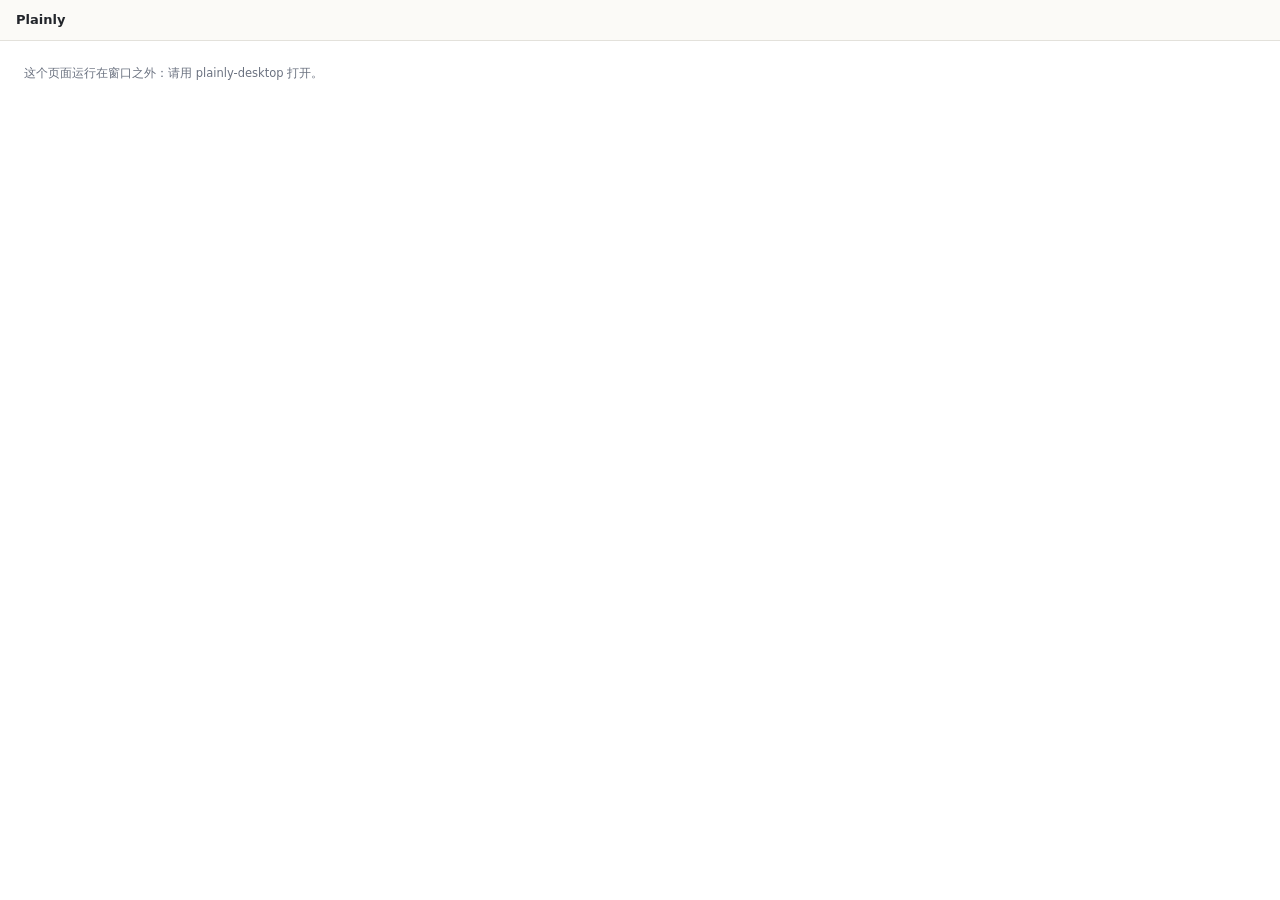
<file: crates/plainly-desktop/ui/index.html>
<!doctype html>
<!--
  The Plainly main window.

  Plain HTML, one stylesheet and one script, embedded in the binary by
  `tauri-build`. Everything it draws comes from the backend as data, including
  the copy: `strings.rs` owns the words, so this file has none of its own that a
  translator would have to hunt for.

  The layout is a top bar with two tabs, a resident 330px list on the left
  (search box, then rows grouped by day), and the detail on the right.
-->
<html lang="zh-CN">
<head>
<meta charset="utf-8">
<meta name="viewport" content="width=device-width,initial-scale=1">
<title>Plainly</title>
<link rel="stylesheet" href="style.css">
</head>
<body>
<div class="win">
  <header class="tbar">
    <span class="name" id="app-name">Plainly</span>
    <nav>
      <a id="tab-history" data-screen="history"></a>
      <a id="tab-settings" data-screen="settings"></a>
    </nav>
    <span class="banner" id="banner" hidden></span>
  </header>
  <div class="body" id="body"></div>
</div>
<script src="app.js"></script>
</body>
</html>
</file>
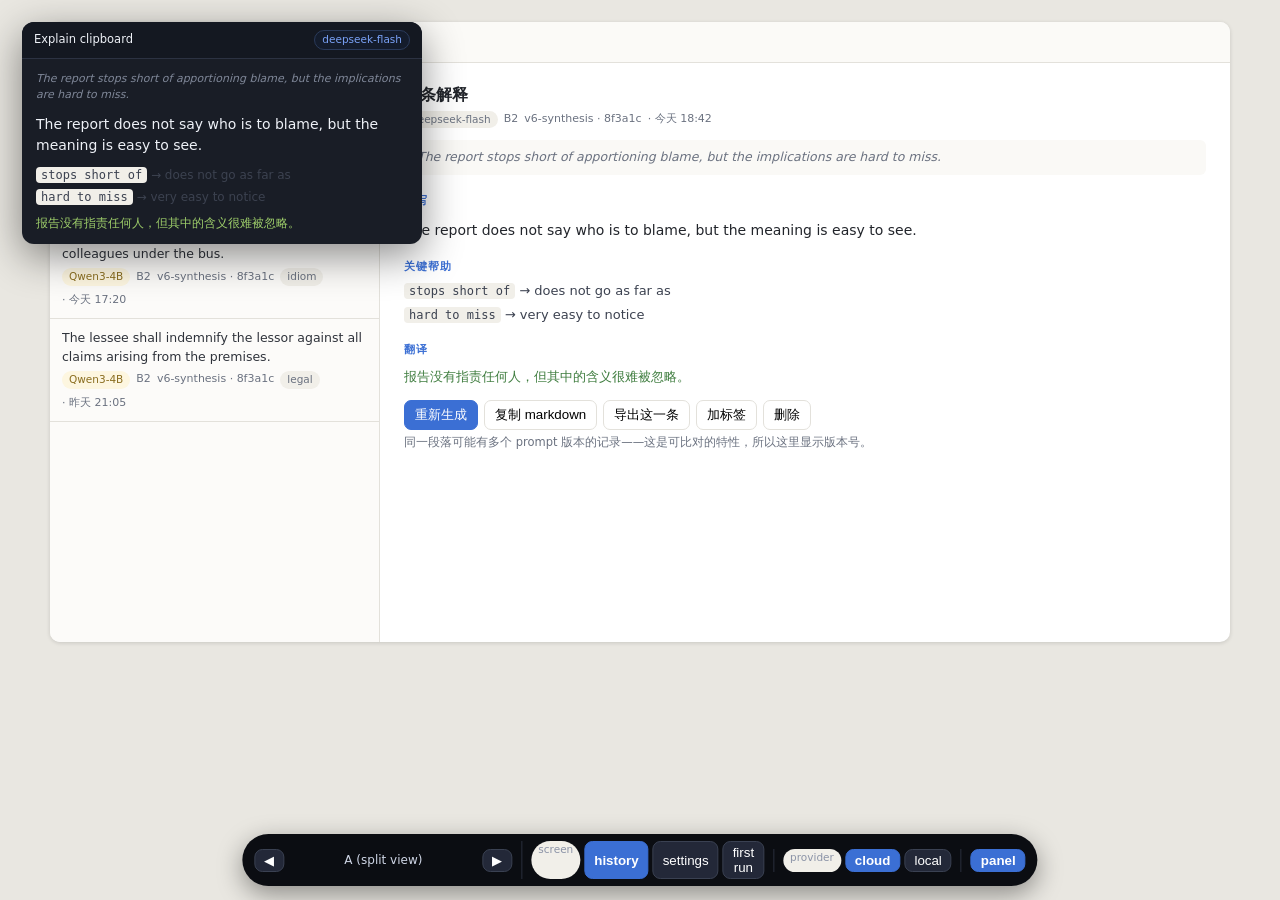
<file: .scratch/plainly/ui/main-window-ia.html>
<!doctype html>
<!--
  PROTOTYPE — throwaway, not production. Ticket 16.

  Plan: three structurally different information architectures for the main
  window (history + settings), switchable in the control bar, drawn with the
  panel from ticket 06 visible so the relationship between the temporary surface
  and the resident one is part of what gets judged.

  Second axis is only for judging the settings/first-run screens; it is not a
  design choice. Nothing here is real: no model, no storage, no clipboard.
-->
<html lang="en">
<head>
<meta charset="utf-8">
<meta name="viewport" content="width=device-width,initial-scale=1">
<title>plainly — main window IA prototype (ticket 16)</title>
<style>
  :root{
    --bg:#e9e7e1; --win:#ffffff; --ink:#22252b; --dim:#6b7280; --rule:#e3e1db;
    --panel:#191d26; --pink:#eef1f7; --accent:#3b6fd4; --chip:#f1efe9;
    --warn:#8a6d1f; --warnbg:#fdf6e0; --ok:#3f7d3f;
  }
  *{box-sizing:border-box}
  body{margin:0;font:13px/1.5 system-ui,-apple-system,"Noto Sans CJK SC",sans-serif;
       background:var(--bg);color:var(--ink);padding-bottom:80px}
  .win{max-width:1180px;margin:22px auto;background:var(--win);border-radius:10px;
       box-shadow:0 1px 4px rgba(0,0,0,.14);overflow:hidden;min-height:620px;
       display:flex;flex-direction:column}
  .tbar{display:flex;align-items:center;gap:14px;padding:10px 16px;border-bottom:1px solid var(--rule);
        background:#fbfaf7}
  .tbar .name{font-weight:600}
  nav a{color:var(--dim);text-decoration:none;padding:4px 8px;border-radius:6px;cursor:pointer}
  nav a.on{background:var(--chip);color:var(--ink);font-weight:600}
  .body{flex:1;display:flex;min-height:0}
  .col{display:flex;flex-direction:column;min-height:0}
  .list{width:330px;border-right:1px solid var(--rule);background:#fcfbf9}
  .detail{flex:1;padding:20px 24px;overflow:auto}
  .search{padding:10px 12px;border-bottom:1px solid var(--rule)}
  .search input{width:100%;padding:6px 9px;border:1px solid var(--rule);border-radius:7px;
                font:12.5px inherit;background:#fff}
  .row{padding:10px 12px;border-bottom:1px solid var(--rule);cursor:pointer}
  .row.on{background:#eef2fb;border-left:3px solid var(--accent);padding-left:9px}
  .row .txt{font-size:12.5px;color:#2f333b;margin-bottom:4px;
            display:-webkit-box;-webkit-line-clamp:2;-webkit-box-orient:vertical;overflow:hidden}
  .meta{font-size:11px;color:var(--dim);display:flex;gap:6px;flex-wrap:wrap;align-items:center}
  .tag{background:var(--chip);border-radius:999px;padding:1px 7px;font-size:10.5px}
  .tag.local{background:var(--warnbg);color:var(--warn)}
  h2{margin:0 0 4px;font-size:16px}
  h3{margin:18px 0 6px;font-size:11px;letter-spacing:.08em;text-transform:uppercase;color:var(--accent)}
  .orig{color:var(--dim);font-style:italic;font-size:12.5px;background:#faf9f6;
        border-left:3px solid var(--rule);padding:8px 10px;border-radius:0 6px 6px 0}
  .comp{font-size:14px;margin:10px 0}
  .gl{margin:0 0 4px;color:#3c4250}
  .gl code{background:var(--chip);padding:1px 5px;border-radius:4px;font:12px ui-monospace,monospace}
  .zh{color:var(--ok);margin-top:8px}
  .actions{display:flex;gap:6px;flex-wrap:wrap;margin:14px 0 0}
  button{font:12px inherit;background:#fff;border:1px solid var(--rule);border-radius:7px;
         padding:5px 10px;cursor:pointer}
  button:hover{background:#f7f6f3}
  button.pri{background:var(--accent);border-color:var(--accent);color:#fff}
  button[disabled]{opacity:.45;cursor:not-allowed}
  .note{font-size:11.5px;color:var(--dim);margin-top:4px}
  .warnbox{background:var(--warnbg);border:1px solid #ecdcae;color:var(--warn);
           border-radius:8px;padding:8px 10px;font-size:12px;margin:6px 0}
  .field{margin:10px 0}
  .field label{display:block;font-size:12px;color:#3c4250;margin-bottom:3px;font-weight:600}
  .field select,.field input[type=number],.field textarea{
    font:12.5px inherit;padding:5px 8px;border:1px solid var(--rule);border-radius:7px;background:#fff;width:100%}
  .field textarea{height:96px;font:12px ui-monospace,monospace;resize:vertical}
  .field select{width:auto;min-width:220px}
  .inline{display:flex;gap:10px;align-items:center}
  .inline input[type=number]{width:80px}
  /* variant C: timeline + inspector, settings as a sheet */
  .tl{width:330px;border-right:1px solid var(--rule);background:#fcfbf9;overflow:auto}
  .tl .day{font-size:11px;color:var(--dim);padding:10px 12px 4px;position:sticky;top:0;
           background:#fcfbf9;border-bottom:1px solid var(--rule)}
  .tl .item{padding:9px 12px 9px 22px;position:relative;cursor:pointer;border-bottom:1px solid #f2f0ec}
  .tl .item::before{content:"";position:absolute;left:10px;top:15px;width:6px;height:6px;
                    border-radius:50%;background:var(--rule)}
  .tl .item.on::before{background:var(--accent)}
  .tl .item.on{background:#eef2fb}
  .sheet{position:absolute;right:0;top:0;bottom:0;width:430px;background:#fff;
         border-left:1px solid var(--rule);box-shadow:-8px 0 24px rgba(0,0,0,.08);padding:18px;overflow:auto}
  .scrim{position:absolute;inset:0;background:rgba(20,22,26,.18)}
  .stage{position:relative;flex:1;display:flex;min-height:0}
  /* variant B: single column push */
  .page{padding:22px 26px;overflow:auto;flex:1}
  .back{color:var(--accent);cursor:pointer;font-size:12px;margin-bottom:10px;display:inline-block}
  /* the panel from ticket 06, drawn so the relationship is visible */
  .panel{position:fixed;top:22px;left:22px;width:400px;background:var(--panel);color:var(--pink);
         border-radius:12px;overflow:hidden;box-shadow:0 12px 40px rgba(0,0,0,.45);font-size:12px;z-index:9}
  .panel .ph{display:flex;align-items:center;gap:8px;padding:8px 12px;background:#141821;
             border-bottom:1px solid #2c3242;font-size:11.5px}
  .panel .pp{padding:12px 14px}
  .panel .orig{color:#7f8798;background:none;border:0;padding:0;font-size:11px;margin-bottom:8px}
  .panel .zh{color:#9ece6a}
  .panel .pchip{margin-left:auto;font-size:10.5px;padding:1px 7px;border-radius:999px;
                border:1px solid #2a3a5a;background:#141c2c;color:#7aa2f7}
  /* control bar: deliberately not part of the design */
  .switcher{position:fixed;bottom:14px;left:50%;transform:translateX(-50%);display:flex;
            align-items:center;gap:9px;background:#0b0d12;color:#fff;padding:7px 12px;
            border-radius:999px;box-shadow:0 8px 26px rgba(0,0,0,.4);font-size:12px;z-index:99}
  .switcher button{background:#232838;color:#fff;border:1px solid #3a4152;border-radius:8px;padding:3px 9px}
  .switcher button.on{background:var(--accent);border-color:var(--accent);color:#fff;font-weight:600}
  .switcher .lab{min-width:180px;text-align:center;color:#cfd6e6}
  .switcher .grp{display:flex;gap:4px;padding-left:9px;border-left:1px solid #2a2f3d}
  .switcher .tag{color:#8b93a7}
</style>
</head>
<body>

<div class="win" id="win"></div>

<div class="panel" id="panel">
  <div class="ph"><span>Explain clipboard</span><span class="pchip">deepseek-flash</span></div>
  <div class="pp">
    <div class="orig">The report stops short of apportioning blame, but the implications are hard to miss.</div>
    <div class="comp">The report does not say who is to blame, but the meaning is easy to see.</div>
    <p class="gl"><code>stops short of</code> → does not go as far as</p>
    <p class="gl"><code>hard to miss</code> → very easy to notice</p>
    <div class="zh">报告没有指责任何人，但其中的含义很难被忽略。</div>
  </div>
</div>

<div class="switcher">
  <button id="prev">◀</button><span class="lab" id="lab">A (split view)</span><button id="next">▶</button>
  <span class="grp"><span class="tag">screen</span>
    <button data-screen="history" class="on">history</button>
    <button data-screen="settings">settings</button>
    <button data-screen="firstrun">first run</button></span>
  <span class="grp"><span class="tag">provider</span>
    <button data-prov="cloud" class="on">cloud</button>
    <button data-prov="local">local</button></span>
  <span class="grp"><button id="panelToggle">panel</button></span>
</div>

<script>
const NAMES = { A:"split view", B:"single column", C:"timeline + sheet" };
const V = ["A","B","C"];
const q = new URLSearchParams(location.search);
let variant = (q.get("variant")||"A").toUpperCase(); if(!V.includes(variant)) variant="A";
let screen = q.get("screen")||"history";
let prov = q.get("provider")||"cloud";
let panelOn = q.get("panel") !== "off";

const RECORDS = [
  { id:1, text:"The report stops short of apportioning blame, but the implications are hard to miss.",
    comp:"The report does not say who is to blame, but the meaning is easy to see.",
    glosses:[["stops short of","does not go as far as"],["hard to miss","very easy to notice"]],
    zh:"报告没有指责任何人，但其中的含义很难被忽略。",
    level:"B2", prov:prov, model: prov==="local"?"Qwen3-4B":"deepseek-flash",
    pv:"v6-synthesis · 8f3a1c", tags:["legal","work"], when:"今天 18:42" },
  { id:2, text:"He bottled it at the last minute and threw his colleagues under the bus.",
    comp:"He lost his nerve at the last moment and blamed his colleagues to save himself.",
    glosses:[["bottled it","lost your nerve and failed to do something"],["threw … under the bus","sacrificed them to protect yourself"]],
    zh:"他在最后一刻退缩了，还让同事替他背锅。",
    level:"B2", prov:"local", model:"Qwen3-4B", pv:"v6-synthesis · 8f3a1c", tags:["idiom"], when:"今天 17:20" },
  { id:3, text:"The lessee shall indemnify the lessor against all claims arising from the premises.",
    comp:"The tenant must protect the landlord from any claims that come from the property.",
    glosses:[["shall indemnify","must protect against loss"],["the lessee","the tenant"]],
    zh:"承租人应就房屋引起的一切索赔向出租人作出赔偿。",
    level:"B2", prov:"local", model:"Qwen3-4B", pv:"v6-synthesis · 8f3a1c", tags:["legal"], when:"昨天 21:05" }
];

const badge = r => `<span class="tag${r.prov==="local"?" local":""}">${r.model}</span>`;
const rowMeta = r => `<div class="meta">${badge(r)}<span>${r.level}</span><span>${r.pv}</span>
  ${r.tags.map(t=>`<span class="tag">${t}</span>`).join("")}<span>· ${r.when}</span></div>`;

const detail = r => `
  <h2>一条解释</h2>
  <div class="meta" style="margin-bottom:12px">${badge(r)}<span>${r.level}</span><span>${r.pv}</span>
    <span>· ${r.when}</span></div>
  <div class="orig">${r.text}</div>
  <h3>改写</h3><p class="comp">${r.comp}</p>
  <h3>关键帮助</h3>${r.glosses.map(([e,g])=>`<p class="gl"><code>${e}</code> → ${g}</p>`).join("")}
  <h3>翻译</h3><p class="zh">${r.zh}</p>
  <div class="actions">
    <button class="pri">重新生成</button><button>复制 markdown</button>
    <button>导出这一条</button><button>加标签</button><button>删除</button>
  </div>
  <p class="note">同一段落可能有多个 prompt 版本的记录——这是可比对的特性，所以这里显示版本号。</p>`;

const settingsBody = () => `
  <h3>语言与等级</h3>
  <div class="field"><label>等级</label>
    <select><option>B2 — English-first；能读 nuance 与搭配</option>
      <option>A2 — 极常见词、短句、具体</option>
      <option>C1 — 更多保留原结构，处理语域与习语</option></select>
    <p class="note">等级**必须带含义显示**：实测只发标签时，两个等级经常产出完全相同的解释。</p></div>
  <div class="field"><label>母语（翻译语言）</label><select><option>中文</option><option>日本語</option></select></div>
  <h3>Provider</h3>
  <div class="field"><label>当前</label><select><option>deepseek-flash（云端）</option>
    <option>Qwen3-4B（本地 · 127.0.0.1:3060）</option></select></div>
  <div class="field"><label>思考模式</label>
    <select><option>关（默认）— 1.3 秒</option><option>开 — 10–13 秒，更详尽</option></select>
    <p class="note">只在这里可改；面板上不暴露，因为 10 秒在"按键看一眼"里不可用。</p></div>
  <div class="field"><label>API key</label><input value="已保存在 keyring ········" disabled>
    <p class="note">环境变量 &gt; keyring &gt; 仅本次会话，绝不落明文。</p></div>
  <h3>提示词</h3>
  <div class="field"><label>你的附录（追加在出厂提示词之后）</label>
    <textarea>只解释学术与商务语域的搭配，日常口语可以略过。</textarea>
    <p class="note">只能加、不能删基础规则——基础是 artifact 的定义，否则各人的历史不可比。</p></div>
  <div class="warnbox">出厂提示词已更新（v6 → v7，内联了等级含义）。你的附录不受影响；
    但之后每次查询会按新版本重新生成一次。</div>
  <h3>行为</h3>
  <div class="field"><label>复制后自动弹出面板</label>
    <div class="inline"><input type="checkbox" disabled><span class="note" style="margin:0">
      你的桌面不支持：需要 wlroots 类合成器的 data-control 协议（当前无此协议）</span></div></div>
  <div class="field"><label>面板位置</label>
    <select><option>左上（距上/左 28px）</option><option>右上</option><option>右下</option>
      <option>左下</option><option>跟随当前显示器</option></select>
    <p class="note">角是分辨率无关的——换分辨率或换显示器不会把面板丢到屏幕外。不做自由拖动。</p></div>
  <div class="field"><label>面板自动消失</label>
    <div class="inline"><input type="checkbox"><input type="number" value="20"><span>秒</span></div>
    <p class="note">默认关。关掉时面板会一直留着，直到你用鼠标点掉（面板不接收键盘，Esc 无效）。</p></div>
  <h3>数据</h3>
  <div class="field"><label>导出</label><div class="actions">
    <button>全部导出为 Markdown</button><button>全部导出为原始 CSV</button></div></div>
  <div class="actions"><button>打开数据目录</button><button>清除全部历史…</button></div>`;

const firstRun = () => `
  <h2>还没有可用的 provider</h2>
  <p class="note" style="font-size:13px">plainly 需要至少一个能解释文本的模型。两条路，任选一条：</p>
  <div class="field"><label>① 用云端（推荐，默认）</label>
    <div class="actions"><button class="pri">填入 API key</button><button>查看支持哪些服务</button></div>
    <p class="note">deepseek-flash，关思考：约 1.3 秒。key 存 keyring。</p></div>
  <div class="field"><label>② 用本机模型（离线）</label>
    <div class="actions"><button>探测本机常见端口</button></div>
    <p class="note">会在 127.0.0.1 的常见端口上找 llama.cpp / Ollama / LM Studio。
      已知它会**自信地把习语讲错**——够用，但不能无条件信任。</p></div>
  <div class="actions"><button>稍后再说</button></div>`;

/* ─────────────────────────── A: split view ─────────────────────────── */
function A(){
  const nav = `<div class="tbar"><span class="name">plainly</span>
    <nav><a class="${screen!=="settings"&&screen!=="firstrun"?"on":""}" data-go="history">历史</a>
         <a class="${screen==="settings"?"on":""}" data-go="settings">设置</a></nav></div>`;
  if (screen==="firstrun") return nav + `<div class="body"><div class="detail">${firstRun()}</div></div>`;
  if (screen==="settings") return nav + `<div class="body">
      <div class="list" style="padding:10px 0">
        <div class="row">语言与等级</div><div class="row on">Provider</div>
        <div class="row">提示词</div><div class="row">行为</div><div class="row">数据</div></div>
      <div class="detail">${settingsBody()}</div></div>`;
  const sel = RECORDS[0];
  return nav + `<div class="body">
    <div class="list">
      <div class="search"><input placeholder="搜索英文原文、改写、expression…"></div>
      ${RECORDS.map((r,i)=>`<div class="row ${i===0?"on":""}" data-rec="${i}">
        <div class="txt">${r.text}</div>${rowMeta(r)}</div>`).join("")}
    </div>
    <div class="detail">${detail(sel)}</div></div>`;
}

/* ─────────────────────── B: single column, push pages ─────────────────────── */
let pushed = null;
function B(){
  const nav = `<div class="tbar"><span class="name">plainly</span>
    <nav><a data-go="history">历史</a><a data-go="settings">设置</a></nav></div>`;
  if (screen==="firstrun") return nav + `<div class="page">${firstRun()}</div>`;
  if (screen==="settings") return nav + `<div class="page">${settingsBody()}</div>`;
  if (pushed !== null) return nav + `<div class="page">
      <span class="back" data-back="1">← 返回列表</span>${detail(RECORDS[pushed])}</div>`;
  return nav + `<div class="page">
    <div class="search" style="padding:0 0 12px;border:0"><input placeholder="搜索英文原文、改写、expression…"></div>
    ${RECORDS.map((r,i)=>`<div class="row" data-rec="${i}" style="padding-left:0;padding-right:0">
      <div class="txt">${r.text}</div>${rowMeta(r)}</div>`).join("")}</div>`;
}

/* ────────────────────── C: timeline + inspector, settings sheet ────────────────────── */
function C(){
  const nav = `<div class="tbar"><span class="name">plainly</span>
    <nav><a data-go="history" class="${screen==="history"?"on":""}">时间线</a>
         <a data-go="settings" class="${screen==="settings"?"on":""}">设置</a></nav>
    <span class="note" style="margin-left:auto">共 ${RECORDS.length} 条</span></div>`;
  if (screen==="firstrun") return nav + `<div class="stage"><div class="page">${firstRun()}</div></div>`;
  const tl = `<div class="tl">
      <div class="day">今天</div>
      ${RECORDS.slice(0,2).map((r,i)=>`<div class="item ${i===0?"on":""}" data-rec="${i}">
        <div class="txt" style="font-size:12.5px;margin-bottom:3px">${r.text.slice(0,58)}…</div>
        <div class="meta">${badge(r)}<span>${r.level}</span></div></div>`).join("")}
      <div class="day">昨天</div>
      <div class="item" data-rec="2"><div class="txt" style="font-size:12.5px;margin-bottom:3px">
        ${RECORDS[2].text.slice(0,58)}…</div><div class="meta">${badge(RECORDS[2])}</div></div>
    </div>`;
  const insp = `<div class="detail">${detail(RECORDS[0])}</div>`;
  const sheet = screen==="settings" ? `<div class="scrim"></div>
      <div class="sheet"><div class="actions" style="justify-content:flex-end;margin:0 0 10px">
        <button data-go="history">关闭</button></div>${settingsBody()}</div>` : "";
  return nav + `<div class="stage">${tl}${insp}${sheet}</div>`;
}

const R = { A, B, C };

function draw(){
  document.getElementById("win").innerHTML = R[variant]();
  document.getElementById("lab").textContent = `${variant} (${NAMES[variant]})`;
  document.getElementById("panel").style.display = panelOn ? "" : "none";
  document.getElementById("panelToggle").classList.toggle("on", panelOn);
  document.querySelectorAll("[data-screen]").forEach(b=>b.classList.toggle("on", b.dataset.screen===screen));
  document.querySelectorAll("[data-prov]").forEach(b=>b.classList.toggle("on", b.dataset.prov===prov));
  document.querySelectorAll("[data-go]").forEach(a=>a.onclick=()=>{ if(a.dataset.go==="history") pushed=null; screen=a.dataset.go; draw(); });
  document.querySelectorAll("[data-back]").forEach(a=>a.onclick=()=>{ pushed=null; draw(); });
  document.querySelectorAll("[data-rec]").forEach(el=>el.onclick=()=>{
    pushed = +el.dataset.rec; screen="history"; draw();
    // clicking a record in B pushes; in A/C the selection is cosmetic in this mock
    if (variant==="B") draw();
  });
  const u = new URL(location.href);
  ["variant","screen","provider"].forEach(k=>u.searchParams.set(k, {variant,screen,provider:prov}[k]));
  if(!panelOn) u.searchParams.set("panel","off"); else u.searchParams.delete("panel");
  history.replaceState(null,"",u);
}
document.getElementById("prev").onclick=()=>{ variant=V[(V.indexOf(variant)+2)%3]; draw(); };
document.getElementById("next").onclick=()=>{ variant=V[(V.indexOf(variant)+1)%3]; draw(); };
document.querySelectorAll("[data-screen]").forEach(b=>b.onclick=()=>{ screen=b.dataset.screen; pushed=null; draw(); });
document.querySelectorAll("[data-prov]").forEach(b=>b.onclick=()=>{ prov=b.dataset.prov; draw(); });
document.getElementById("panelToggle").onclick=()=>{ panelOn=!panelOn; draw(); };
addEventListener("keydown",e=>{
  const t=e.target; if(t&&(t.tagName==="INPUT"||t.tagName==="TEXTAREA"||t.isContentEditable)) return;
  if(e.key==="ArrowLeft"){ variant=V[(V.indexOf(variant)+2)%3]; draw(); }
  if(e.key==="ArrowRight"){ variant=V[(V.indexOf(variant)+1)%3]; draw(); }
});

// MOCK-ONLY affordance so the drag can be felt before committing to it.
// The real panel moves by changing its layer-shell margins; this just moves a div.
(function(){
  const p = document.getElementById("panel");
  p.style.cursor = "grab";
  let dragging=false, ox=0, oy=0;
  p.addEventListener("pointerdown", e=>{
    if (e.target.closest("button")) return;          // buttons stay clickable
    const r = p.getBoundingClientRect();
    dragging=true; ox=e.clientX-r.left; oy=e.clientY-r.top;
    p.setPointerCapture(e.pointerId); p.style.cursor="grabbing"; e.preventDefault();
  });
  p.addEventListener("pointermove", e=>{
    if(!dragging) return;
    p.style.left = Math.max(0, Math.min(innerWidth-80, e.clientX-ox)) + "px";
    p.style.top  = Math.max(0, Math.min(innerHeight-60, e.clientY-oy)) + "px";
  });
  const stop=()=>{ if(!dragging) return; dragging=false; p.style.cursor="grab"; };
  p.addEventListener("pointerup", stop);
  p.addEventListener("pointercancel", stop);
})();
draw();
</script>
</body>
</html>
</file>
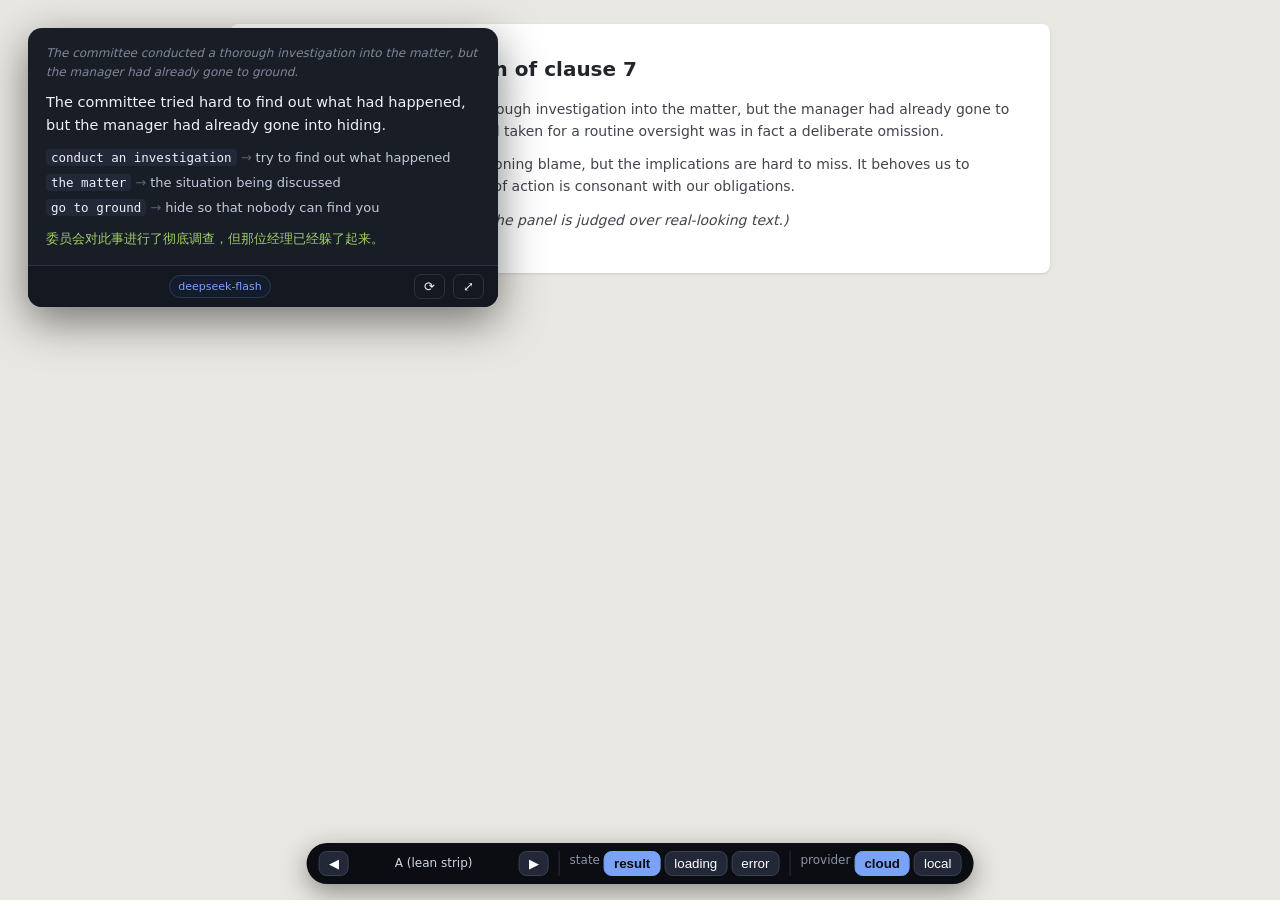
<file: .scratch/plainly/ui/panel-ia.html>
<!doctype html>
<!--
  PROTOTYPE — throwaway, not production. Ticket 06.

  Plan: three structurally different variants of the explanation panel,
  switchable in the control bar (or via ?variant=), mocked against a fake
  document window so the panel is judged in context rather than in a vacuum.

  Two more axes exist only so the states can be seen, not as part of the design:
  state (loading / result / error) and provider (cloud / local). The local mode
  is where the "check it against the original" requirement bites.

  Nothing here is real: no model, no clipboard, no storage.
-->
<html lang="en">
<head>
<meta charset="utf-8">
<meta name="viewport" content="width=device-width,initial-scale=1">
<title>plainly — panel IA prototype (ticket 06)</title>
<style>
  :root{
    --panel:#191d26; --page:#2b3245; --ink:#eef1f7; --dim:#7f8798;
    --gloss:#c3cbdb; --rule:#2c3242; --accent:#7aa2f7; --ok:#9ece6a;
    --warn:#e0af68; --err:#f7768e;
  }
  *{box-sizing:border-box}
  body{margin:0;font:14px/1.55 system-ui,-apple-system,"Noto Sans CJK SC",sans-serif;
       color:#22252b;background:#e9e7e1;padding-bottom:96px}
  .doc{max-width:820px;margin:24px auto;background:#fff;border-radius:8px;
       padding:30px 36px;box-shadow:0 1px 3px rgba(0,0,0,.12)}
  .doc h1{font-size:20px;margin:0 0 14px}
  .doc p{color:#41454d;margin:0 0 12px}
  .doc .hard{background:#fff6d9;padding:2px 4px;border-radius:3px}

  /* ── the panel: anchored top-left with a 28px margin, like the real one ── */
  .panel{position:fixed;top:28px;left:28px;width:470px;background:var(--panel);
         color:var(--ink);border-radius:14px;overflow:hidden;
         box-shadow:0 14px 44px rgba(0,0,0,.5);font-size:13px}
  .panel .pad{padding:16px 18px}
  .orig{color:var(--dim);font-style:italic;font-size:12px;margin:0 0 10px}
  .comp{font-size:14.5px;margin:0 0 12px}
  .gl{margin:0 0 5px;color:var(--gloss)}
  .gl code{color:var(--ink);background:#232838;padding:1px 5px;border-radius:4px;
           font:12.5px ui-monospace,monospace}
  .arrow{color:#565f75;padding:0 4px}
  .zh{color:var(--ok);margin:10px 0 0}
  hr.sep{border:0;border-top:1px solid var(--rule);margin:12px 0}
  h4.sec{margin:14px 0 6px;font-size:11px;letter-spacing:.09em;text-transform:uppercase;
         color:var(--accent);font-weight:600}
  h4.sec:first-child{margin-top:0}

  /* variant B: header bar + collapsible sections + countdown */
  .bar{display:flex;align-items:center;gap:8px;padding:10px 14px;
       background:#141821;border-bottom:1px solid var(--rule)}
  .bar .t{font-weight:600;font-size:12.5px;letter-spacing:.02em}
  .chip{margin-left:auto;font-size:11px;padding:2px 8px;border-radius:999px;
        border:1px solid var(--rule);color:var(--dim)}
  .chip.local{color:var(--warn);border-color:#5a4a2a;background:#241f14}
  .chip.cloud{color:var(--accent);border-color:#2a3a5a;background:#141c2c}
  .acts{display:flex;gap:4px}
  .btn{font:12px inherit;background:#20263a;color:var(--ink);border:1px solid var(--rule);
       border-radius:7px;padding:4px 9px;cursor:pointer}
  .btn:hover{background:#28304a}
  .btn.ghost{background:transparent}
  .sect{border-bottom:1px solid var(--rule)}
  .sect>summary{cursor:pointer;padding:9px 16px;list-style:none;color:var(--accent);
                font-size:11px;letter-spacing:.09em;text-transform:uppercase;font-weight:600}
  .sect>summary::-webkit-details-marker{display:none}
  .sect>summary::before{content:"▸ ";color:#565f75}
  .sect[open]>summary::before{content:"▾ "}
  .sect .body{padding:0 16px 12px}
  .count{display:flex;align-items:center;gap:8px;padding:8px 14px;color:var(--dim);font-size:11.5px;
         background:#141821;border-top:1px solid var(--rule)}
  .ring{width:13px;height:13px;border-radius:50%;border:2px solid var(--rule);
        border-top-color:var(--accent);animation:spin 1s linear infinite}
  @keyframes spin{to{transform:rotate(360deg)}}
  .verify{margin:10px 16px 12px;padding:8px 10px;border-radius:8px;background:#241f14;
          border:1px solid #5a4a2a;color:#e8c98a;font-size:12px}

  /* variant C: cards + progressive disclosure */
  .hero{font-size:15.5px;margin:0 0 14px;line-height:1.5}
  .cards{display:flex;flex-direction:column;gap:6px}
  .card{background:#20263a;border:1px solid var(--rule);border-radius:9px;padding:9px 12px;
        cursor:pointer}
  .card .ex{font:12.5px ui-monospace,monospace;color:var(--ink)}
  .card .gl2{color:var(--gloss);margin-top:5px;display:none}
  .card.open .gl2{display:block}
  .card .hint{float:right;color:#565f75;font-size:11px}
  .reveal{margin-top:12px;color:var(--accent);cursor:pointer;font-size:12.5px}
  .hidden{display:none}

  /* states */
  .skeleton{background:linear-gradient(90deg,#20263a,#2a3148,#20263a);background-size:200% 100%;
            animation:sh 1.2s linear infinite;border-radius:5px;height:11px;margin:8px 0}
  @keyframes sh{to{background-position:-200% 0}}
  .err{color:var(--err);font-size:12.5px}
  .errbox{margin-top:8px;padding:9px 11px;border-radius:8px;background:#2a161c;
          border:1px solid #6b2b38;color:#f7a3b1;font-size:12px}

  /* ── the switcher: deliberately not part of the design ── */
  .switcher{position:fixed;bottom:16px;left:50%;transform:translateX(-50%);
            display:flex;align-items:center;gap:10px;background:#0b0d12;color:#fff;
            padding:8px 12px;border-radius:999px;box-shadow:0 8px 26px rgba(0,0,0,.4);
            font-size:12px;z-index:99}
  .switcher button{background:#232838;color:#fff;border:1px solid #3a4152;border-radius:8px;
                   padding:4px 9px;cursor:pointer;font:12px inherit}
  .switcher button.on{background:var(--accent);border-color:var(--accent);color:#0b0d12;font-weight:600}
  .switcher .lab{min-width:150px;text-align:center;color:#cfd6e6}
  .switcher .grp{display:flex;gap:4px;padding-left:10px;border-left:1px solid #2a2f3d}
  .switcher .tag{color:#8b93a7}
</style>
</head>
<body>

<div class="doc">
  <h1>On the interpretation of clause 7</h1>
  <p>The committee conducted a thorough investigation into the matter, but the manager had
     already gone to ground. What the committee had taken for a routine oversight was in fact a
     deliberate omission.</p>
  <p>The report stops short of apportioning blame, but the implications are hard to miss. It
     behoves us to consider whether such a course of action is consonant with our obligations.</p>
  <p><em>(A fake document, only here so the panel is judged over real-looking text.)</em></p>
</div>

<div id="panel"></div>

<div class="switcher">
  <button id="prev">◀</button>
  <span class="lab" id="lab">A (lean strip)</span>
  <button id="next">▶</button>
  <span class="grp">
    <span class="tag">state</span>
    <button data-state="result" class="on">result</button>
    <button data-state="loading">loading</button>
    <button data-state="error">error</button>
  </span>
  <span class="grp">
    <span class="tag">provider</span>
    <button data-prov="cloud" class="on">cloud</button>
    <button data-prov="local">local</button>
  </span>
</div>

<script>
const NAMES = { A:"lean strip", B:"header + sections", C:"progressive cards" };
const VARIANTS = ["A","B","C"];
const q = new URLSearchParams(location.search);
let variant = (q.get("variant") || "A").toUpperCase();
if (!VARIANTS.includes(variant)) variant = "A";
let state = q.get("state") || "result";
let prov  = q.get("provider") || "cloud";

const DATA = {
  original: "The committee conducted a thorough investigation into the matter, but the manager had already gone to ground.",
  comp: "The committee tried hard to find out what had happened, but the manager had already gone into hiding.",
  glosses: [
    ["conduct an investigation", "try to find out what happened"],
    ["the matter",             "the situation being discussed"],
    ["go to ground",           "hide so that nobody can find you"]
  ],
  grammar: null,
  zh: "委员会对此事进行了彻底调查，但那位经理已经躲了起来。"
};

const chip = () => prov === "local"
  ? `<span class="chip local">Qwen3-4B · local</span>`
  : `<span class="chip cloud">deepseek-flash</span>`;

/* ── shared bits (a shared header would defeat the point; these are atoms only) ── */
const glossList = () => DATA.glosses.map(([e,g]) =>
  `<p class="gl"><code>${e}</code><span class="arrow">→</span>${g}</p>`).join("");

const loadingInner = () => `
    <div class="orig">${DATA.original}</div>
    <div class="skeleton" style="width:92%"></div>
    <div class="skeleton" style="width:78%"></div>
    <div class="skeleton" style="width:85%"></div>
    <p class="gl" style="margin-top:12px;color:#565f75">explaining…</p>`;

const errorInner = () => `
    <div class="orig">${DATA.original}</div>
    <p class="err">Could not explain this passage.</p>
    <div class="errbox">deepseek-flash · 429 rate limited. Retried twice, then stopped.<br>
      <span style="color:#8b93a7">The clipboard text is unchanged; nothing was stored.</span></div>`;

/* ─────────────────────────── VARIANT A: lean strip ─────────────────────────── */
function A(){
  if (state==="loading") return `<div class="panel"><div class="pad">${loadingInner()}</div></div>`;
  if (state==="error")   return `<div class="panel"><div class="pad">${errorInner()}</div></div>`;
  return `<div class="panel">
    <div class="pad">
      <div class="orig">${DATA.original}</div>
      <p class="comp">${DATA.comp}</p>
      ${glossList()}
      <p class="zh">${DATA.zh}</p>
    </div>
    <div class="count">
      ${chip()}
      <span style="margin-left:auto"></span>
      <button class="btn ghost" title="regenerate">⟳</button>
      <button class="btn ghost" title="open history">⤢</button>
    </div>
  </div>`;
}

/* ────────────────────── VARIANT B: header bar + sections ───────────────────── */
function B(){
  const head = `<div class="bar">
      <span class="t">Explain clipboard</span>
      ${chip()}
      <span class="acts">
        <button class="btn ghost" title="copy">⧉</button>
        <button class="btn ghost" title="regenerate">⟳</button>
        <button class="btn ghost" title="open history">⤢</button>
        <button class="btn ghost" title="close">✕</button>
      </span>
    </div>`;
  if (state==="loading") return `<div class="panel">${head}<div class="pad">${loadingInner()}</div></div>`;
  if (state==="error")   return `<div class="panel">${head}<div class="pad">${errorInner()}</div></div>`;
  const verify = prov==="local"
    ? `<div class="verify">Local model. Its idiom glosses can be confidently wrong —
         check against the original above, or ⟳ regenerate with the cloud model.</div>` : "";
  return `<div class="panel">
    ${head}
    <details class="sect"><summary>Original</summary>
      <div class="body"><div class="orig" style="margin:0">${DATA.original}</div></div></details>
    <details class="sect" open><summary>Plain English</summary>
      <div class="body"><p class="comp" style="margin:0">${DATA.comp}</p></div></details>
    <details class="sect" open><summary>Key help (${DATA.glosses.length})</summary>
      <div class="body">${glossList()}</div></details>
    <details class="sect"><summary>Grammar</summary>
      <div class="body"><p class="gl">Not needed for this passage.</p></div></details>
    <details class="sect" open><summary>Translation</summary>
      <div class="body"><p class="zh" style="margin:0">${DATA.zh}</p></div></details>
    ${verify}
    <div class="count"><span class="ring"></span> disappears in 20s · click outside to close</div>
  </div>`;
}

/* ───────────────────── VARIANT C: progressive cards ────────────────────────── */
function C(){
  if (state==="loading") return `<div class="panel"><div class="pad">${loadingInner()}</div></div>`;
  if (state==="error")   return `<div class="panel"><div class="pad">${errorInner()}</div></div>`;
  const cards = DATA.glosses.map(([e,g],i) =>
    `<div class="card${i===0?" open":""}" onclick="this.classList.toggle('open')">
       <span class="hint">tap</span><span class="ex">${e}</span>
       <div class="gl2">${g}</div></div>`).join("");
  return `<div class="panel">
    <div class="pad">
      <p class="hero">${DATA.comp}</p>
      <div class="cards">${cards}</div>
      <div class="reveal" onclick="document.getElementById('zh').classList.toggle('hidden')">
        show translation ▾</div>
      <p class="zh hidden" id="zh">${DATA.zh}</p>
      <hr class="sep">
      <div class="reveal" onclick="document.getElementById('orig').classList.toggle('hidden')">
        show original ▾</div>
      <div class="orig hidden" id="orig">${DATA.original}</div>
    </div>
    <div class="count">${chip()}
      <span style="margin-left:auto"></span>
      <button class="btn ghost">⟳</button><button class="btn ghost">⤢</button></div>
  </div>`;
}

const RENDER = { A, B, C };

function draw(){
  document.getElementById("panel").innerHTML = RENDER[variant]();
  document.getElementById("lab").textContent = `${variant} (${NAMES[variant]})`;
  document.querySelectorAll("[data-state]").forEach(b =>
    b.classList.toggle("on", b.dataset.state === state));
  document.querySelectorAll("[data-prov]").forEach(b =>
    b.classList.toggle("on", b.dataset.prov === prov));
  const u = new URL(location.href);
  u.searchParams.set("variant", variant);
  u.searchParams.set("state", state);
  u.searchParams.set("provider", prov);
  history.replaceState(null, "", u);
}

function cycle(step){
  variant = VARIANTS[(VARIANTS.indexOf(variant) + step + VARIANTS.length) % VARIANTS.length];
  draw();
}
document.getElementById("prev").onclick = () => cycle(-1);
document.getElementById("next").onclick = () => cycle(1);
document.querySelectorAll("[data-state]").forEach(b => b.onclick = () => { state = b.dataset.state; draw(); });
document.querySelectorAll("[data-prov]").forEach(b => b.onclick = () => { prov = b.dataset.prov; draw(); });

// the switcher must not steal arrow keys from fields (there are none here, but be correct)
addEventListener("keydown", e => {
  const t = e.target;
  if (t && (t.tagName === "INPUT" || t.tagName === "TEXTAREA" || t.isContentEditable)) return;
  if (e.key === "ArrowLeft") cycle(-1);
  if (e.key === "ArrowRight") cycle(1);
});

draw();
</script>
</body>
</html>
</file>
<file: crates/plainly-desktop/ui/style.css>
/* The main window's look: the paper-ish list, the white detail, the accent used
   only for the current row and for section headings. */

:root {
  --bg: #e9e7e1;
  --win: #ffffff;
  --ink: #22252b;
  --dim: #6b7280;
  --rule: #e3e1db;
  /* The rule beside quoted prose (an Example): the same weight as `--rule` and
     deliberately firmer, because it marks one line of a block rather than a
     section edge. */
  --quote: #d5d2c9;
  --accent: #3b6fd4;
  --chip: #f1efe9;
  --warn: #8a6d1f;
  --warnbg: #fdf6e0;
  --ok: #3f7d3f;
}

* { box-sizing: border-box; }

html, body { height: 100%; }

body {
  margin: 0;
  font: 13px/1.5 system-ui, -apple-system, "Noto Sans CJK SC", sans-serif;
  background: var(--bg);
  color: var(--ink);
}

.win {
  height: 100vh;
  display: flex;
  flex-direction: column;
  background: var(--win);
}

/* ── top bar ─────────────────────────────────────────────────────────── */
.tbar {
  display: flex;
  align-items: center;
  gap: 14px;
  padding: 10px 16px;
  border-bottom: 1px solid var(--rule);
  background: #fbfaf7;
}
.tbar .name { font-weight: 600; }
.tbar nav { display: flex; gap: 4px; }
.tbar nav a {
  color: var(--dim);
  padding: 4px 8px;
  border-radius: 6px;
  cursor: pointer;
}
.tbar nav a.on { background: var(--chip); color: var(--ink); font-weight: 600; }
.banner {
  margin-left: auto;
  font-size: 12px;
  color: var(--ok);
  max-width: 60%;
  overflow: hidden;
  text-overflow: ellipsis;
  white-space: nowrap;
}
.banner.bad { color: #b3261e; }

/* ── layout ──────────────────────────────────────────────────────────── */
.body { flex: 1; display: flex; min-height: 0; }
.list {
  width: 330px;
  flex: 0 0 330px;
  border-right: 1px solid var(--rule);
  background: #fcfbf9;
  overflow-y: auto;
  display: flex;
  flex-direction: column;
}
.detail { flex: 1; padding: 20px 24px; overflow-y: auto; min-width: 0; }

/* ── search and filters ──────────────────────────────────────────────── */
.search { padding: 10px 12px 6px; border-bottom: 1px solid var(--rule); }
.search input {
  width: 100%;
  padding: 6px 9px;
  border: 1px solid var(--rule);
  border-radius: 7px;
  font: 12.5px inherit;
  background: #fff;
}
.search .scope { font-size: 11px; color: var(--dim); margin-top: 4px; }
.chips { display: flex; flex-wrap: wrap; gap: 4px; padding: 8px 12px; border-bottom: 1px solid var(--rule); }
.chip {
  background: var(--chip);
  border-radius: 999px;
  padding: 2px 9px;
  font-size: 11px;
  cursor: pointer;
  border: 1px solid transparent;
}
.chip:hover { border-color: var(--rule); }
.chip.on { background: var(--accent); color: #fff; }

/* ── the list ────────────────────────────────────────────────────────── */
.group {
  font-size: 11px;
  color: var(--dim);
  padding: 10px 12px 4px;
  position: sticky;
  top: 0;
  background: #fcfbf9;
  border-bottom: 1px solid var(--rule);
}
.row { padding: 10px 12px; border-bottom: 1px solid var(--rule); cursor: pointer; }
.row.on { background: #eef2fb; border-left: 3px solid var(--accent); padding-left: 9px; }
.row .txt {
  font-size: 12.5px;
  color: #2f333b;
  margin-bottom: 4px;
  display: -webkit-box;
  -webkit-line-clamp: 2;
  -webkit-box-orient: vertical;
  overflow: hidden;
}
.meta { font-size: 11px; color: var(--dim); display: flex; gap: 6px; flex-wrap: wrap; align-items: center; }
.tag { background: var(--chip); border-radius: 999px; padding: 1px 7px; font-size: 10.5px; }
.tag.local { background: var(--warnbg); color: var(--warn); }
.tags { display: flex; gap: 4px; flex-wrap: wrap; margin-top: 4px; }
.tags .tag { cursor: pointer; }
.empty { padding: 18px 14px; color: var(--dim); font-size: 12.5px; }

/* ── the detail ──────────────────────────────────────────────────────── */
h2 { margin: 0 0 6px; font-size: 16px; }
h3 {
  margin: 18px 0 6px;
  font-size: 11px;
  letter-spacing: .08em;
  text-transform: uppercase;
  color: var(--accent);
}
[data-kind="original"] .prose {
  margin: 0;
  color: var(--dim);
  font-style: italic;
  font-size: 12.5px;
  background: #faf9f6;
  border-left: 3px solid var(--rule);
  padding: 8px 10px;
  border-radius: 0 6px 6px 0;
  white-space: pre-wrap;
}
[data-kind="comprehensible-english"] .prose { font-size: 14px; margin: 10px 0; }
.gl { margin: 0 0 16px; color: #3c4250; }
.gl code { background: var(--chip); padding: 1px 5px; border-radius: 4px; font: 12px ui-monospace, monospace; }
/* One Gloss is three things with three jobs, each drawn in its own voice: the
   expression is quoted from the Passage, so it keeps the chip; the meaning is the
   answer, so it is ordinary body text; the Example is a sample of prose rather
   than more definition, so it sits behind a rule in a serif italic and steps
   further in. The 16px between Glosses is what keeps three-line blocks from
   merging. */
.gl .gloss { margin: 5px 0 0 12px; color: var(--ink); }
.gl .eg {
  margin: 6px 0 0 12px;
  padding: 1px 0 1px 12px;
  border-left: 2px solid var(--quote);
  font-family: Georgia, "Noto Serif CJK SC", serif;
  font-style: italic;
  font-size: 12.5px;
  color: var(--dim);
}
[data-kind="translation"] .prose { color: var(--ok); margin-top: 8px; }
[data-kind="grammar"] .prose { margin: 0; color: #3c4250; white-space: pre-wrap; }
.notneeded { color: var(--dim); font-style: italic; }
.actions { display: flex; gap: 6px; flex-wrap: wrap; margin: 16px 0 0; }
.note { font-size: 11.5px; color: var(--dim); margin-top: 4px; }
.warnbox {
  background: var(--warnbg);
  border: 1px solid #ecdcae;
  color: var(--warn);
  border-radius: 8px;
  padding: 8px 10px;
  font-size: 12px;
  margin: 10px 0 0;
}

/* ── controls ────────────────────────────────────────────────────────── */
button {
  font: 12px inherit;
  background: #fff;
  border: 1px solid var(--rule);
  border-radius: 7px;
  padding: 5px 10px;
  cursor: pointer;
  /* A label is not a paragraph: a button whose text wrapped would be a button
     nobody can read, and that is what a flex row does to a button it is allowed
     to shrink. */
  white-space: nowrap;
  flex: 0 0 auto;
}
button:hover:not([disabled]) { background: #f7f6f3; }
button.pri { background: var(--accent); border-color: var(--accent); color: #fff; }
button[disabled] { opacity: .45; cursor: not-allowed; }
button.danger { color: #b3261e; }

/* ── the settings screen ─────────────────────────────────────────────── */
.sections { padding: 10px 0; }
.sections .row { border-bottom: 1px solid var(--rule); }
.field { margin: 12px 0; }
.field > label { display: block; font-size: 12px; color: #3c4250; margin-bottom: 3px; font-weight: 600; }
.field select,
.field input[type=text],
.field input[type=number],
.field input[type=password],
.field textarea {
  font: 12.5px inherit;
  padding: 5px 8px;
  border: 1px solid var(--rule);
  border-radius: 7px;
  background: #fff;
  width: 100%;
}
.field textarea { height: 96px; font: 12px ui-monospace, monospace; resize: vertical; }
.field select { width: auto; min-width: 240px; }
.inline { display: flex; gap: 10px; align-items: center; }
.inline input[type=number] { width: 90px; }
/* A field inside a row takes the room the row has left, and no fixed 100% of
   it: `width: 100%` in a flex row is the whole row, which leaves the buttons
   beside it nothing and squeezes them onto two lines. */
.inline input[type=text],
.inline input[type=password] { width: auto; flex: 1 1 240px; min-width: 0; }
.inline .note { margin: 0; }
.keytext { color: var(--dim); font-size: 12px; }
.meaning { color: var(--dim); font-size: 11.5px; margin-top: 3px; }
.bad { color: #b3261e; }
code.path { font: 11.5px ui-monospace, monospace; color: var(--dim); word-break: break-all; }
</file>
